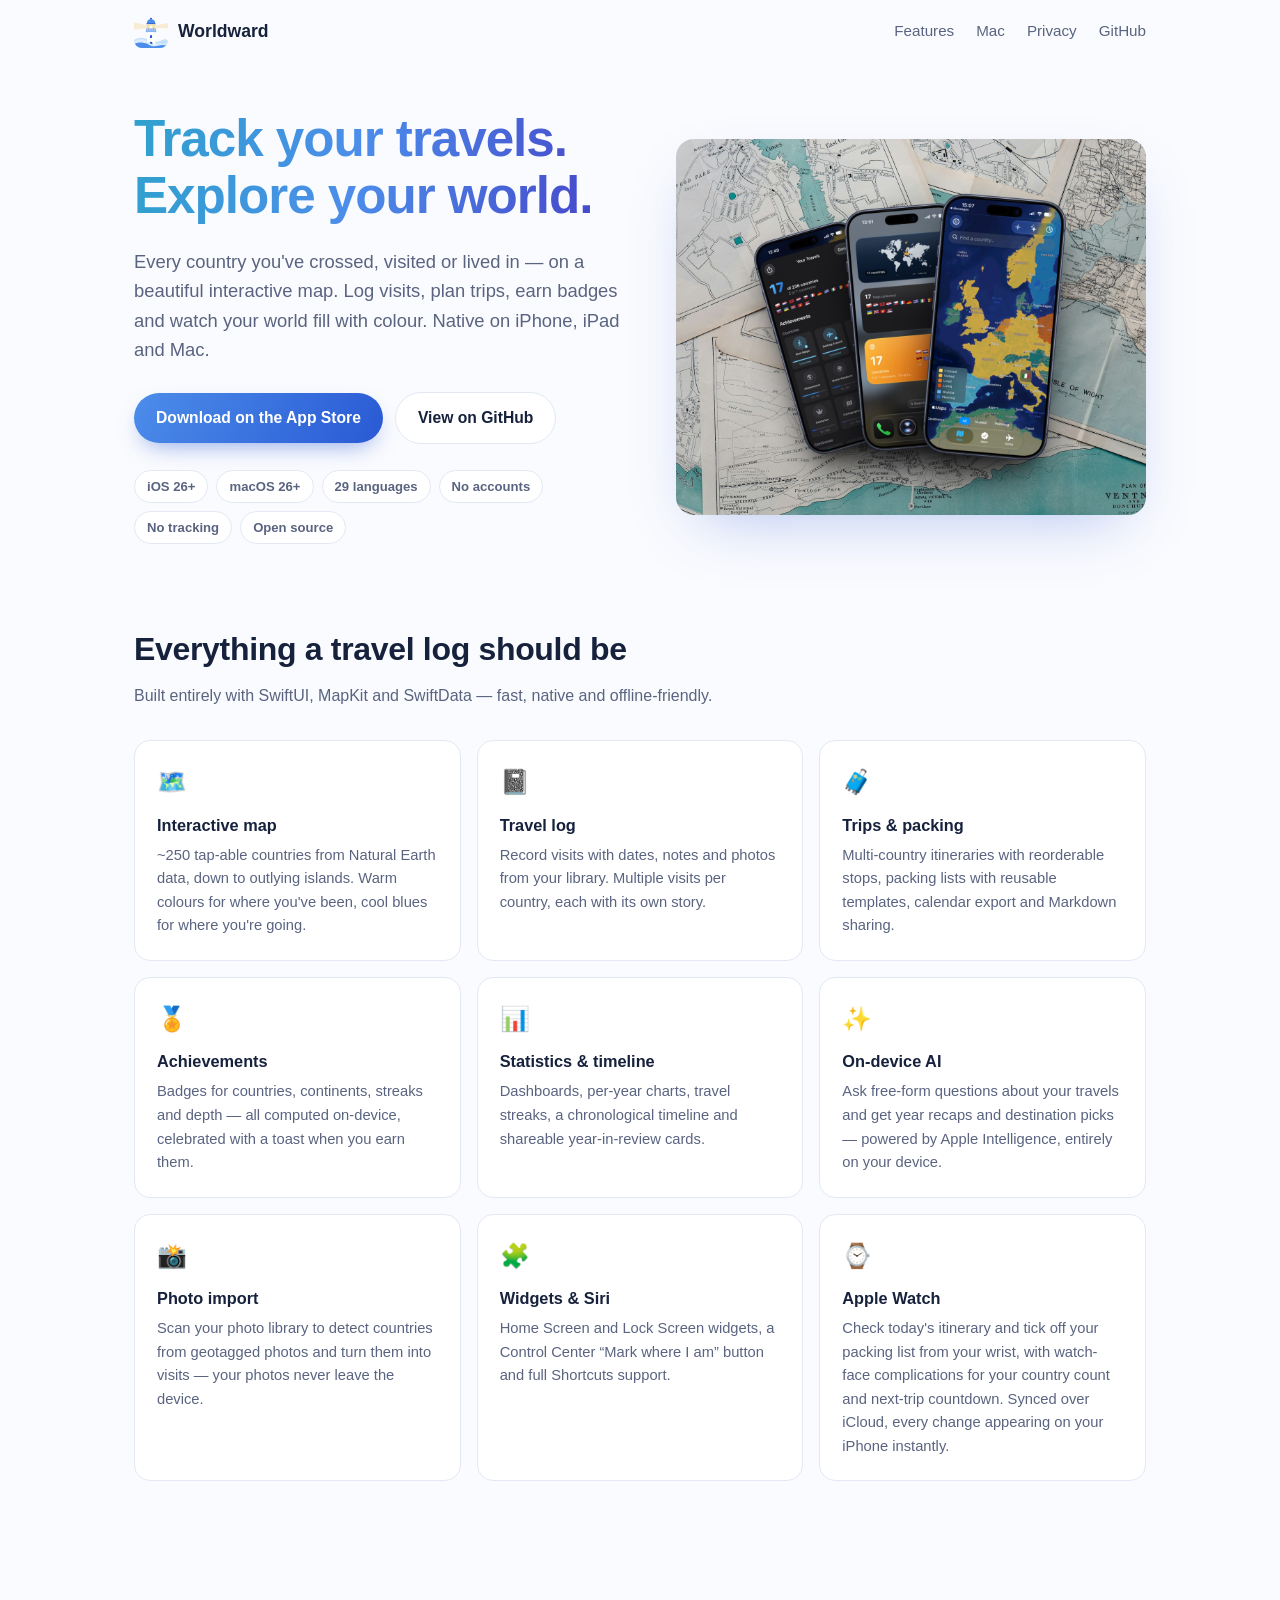
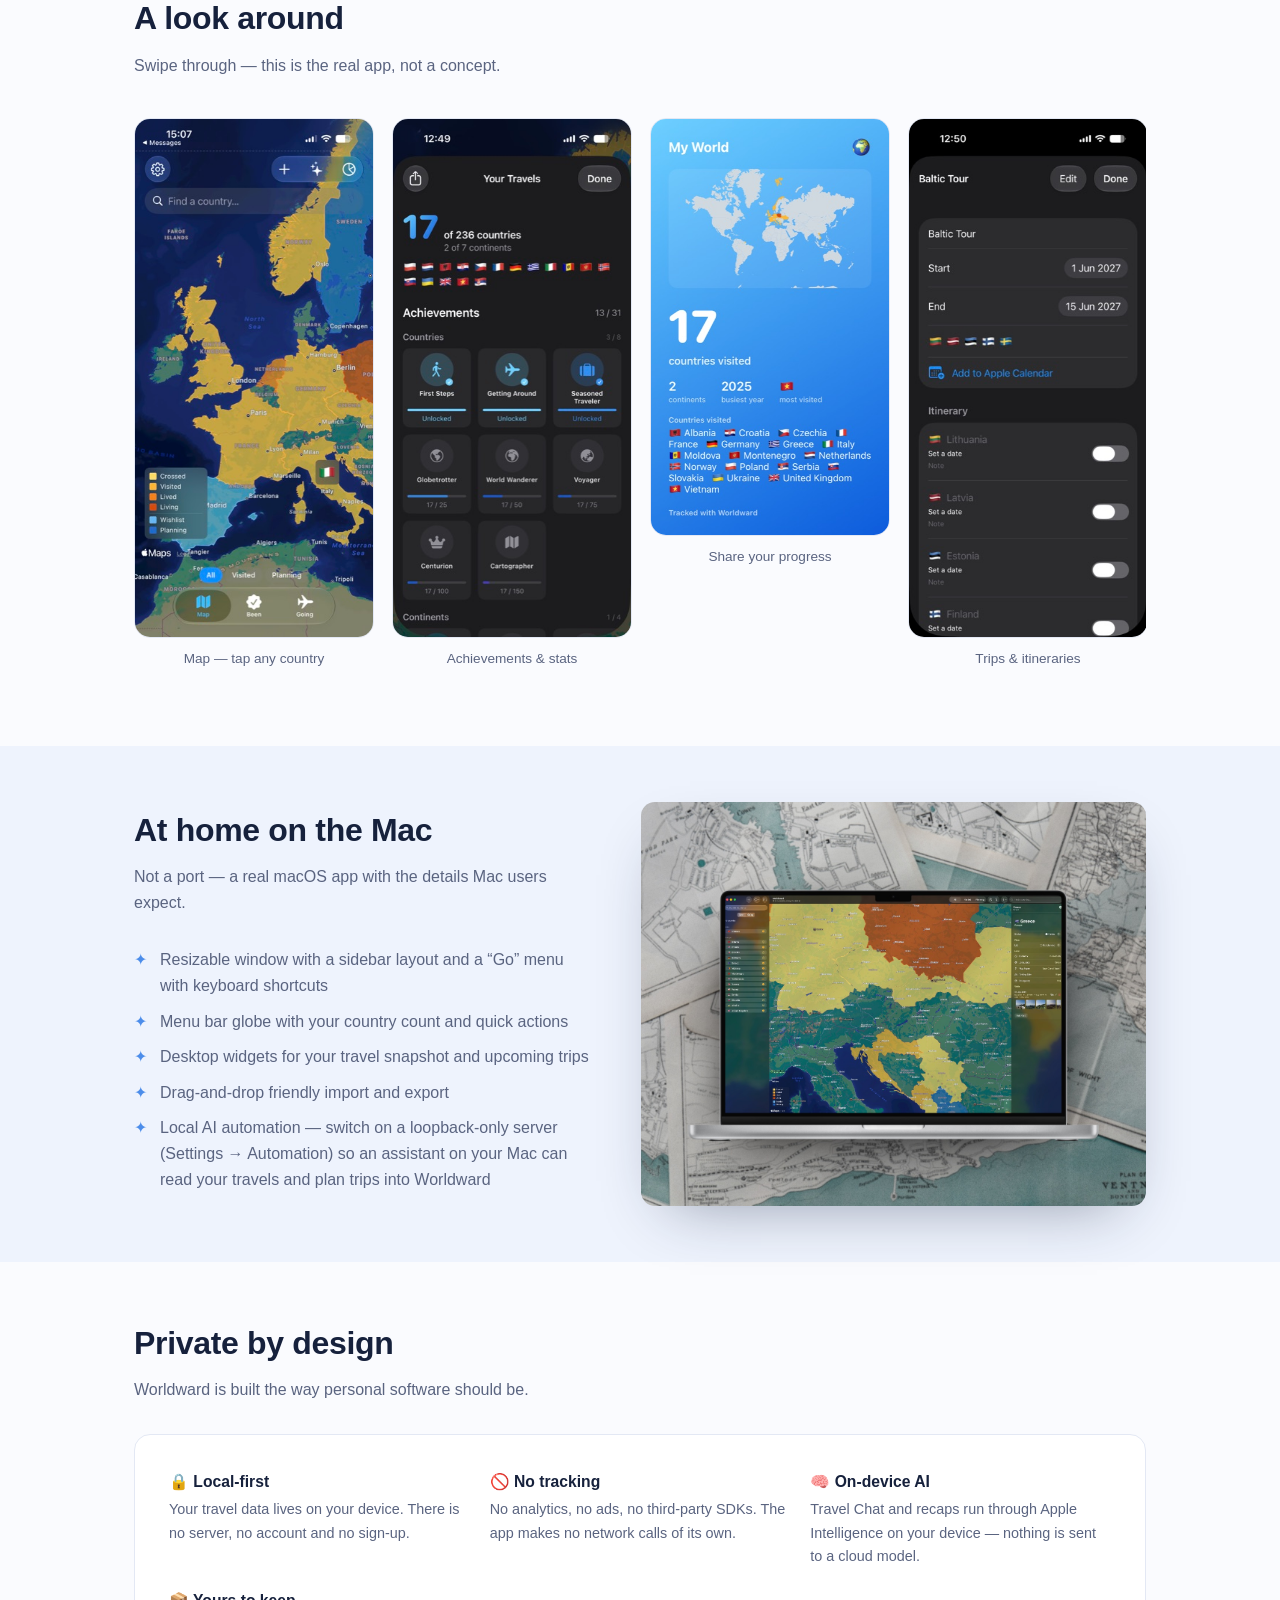
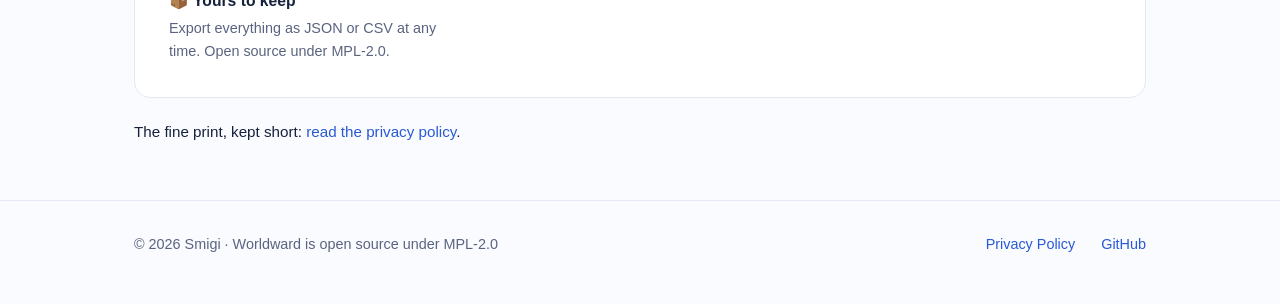
<file: website/index.html>
<!DOCTYPE html>
<html lang="en">
<!--
  This Source Code Form is subject to the terms of the Mozilla Public License,
  v. 2.0. If a copy of the MPL was not distributed with this file, You can
  obtain one at https://mozilla.org/MPL/2.0/.
-->
<head>
  <meta charset="utf-8">
  <meta name="viewport" content="width=device-width, initial-scale=1">
  <title>Worldward — Track your travels. Explore your world.</title>
  <meta name="description" content="Worldward is a native iOS and macOS app that visualises every country you've visited on an interactive world map. Local-first, no tracking, open source.">
  <meta property="og:title" content="Worldward">
  <meta property="og:description" content="Track your travels. Explore your world. A native, privacy-first travel tracker for iPhone, iPad and Mac.">
  <meta property="og:image" content="https://worldward.smigi.net/assets/ios-mockup.jpg">
  <meta property="og:url" content="https://worldward.smigi.net">
  <link rel="icon" href="assets/icon.svg" type="image/svg+xml">
  <link rel="stylesheet" href="style.css">
</head>
<body>

<header>
  <div class="wrap">
    <a class="logo" href="/">
      <img src="assets/icon.svg" alt="" width="34" height="34">
      Worldward
    </a>
    <nav>
      <a href="#features">Features</a>
      <a href="#mac">Mac</a>
      <a href="/privacy/">Privacy</a>
      <a href="https://github.com/lakafior/Worldward">GitHub</a>
    </nav>
  </div>
</header>

<section class="hero">
  <div class="wrap">
    <div>
      <h1>Track your travels.<br>Explore your world.</h1>
      <p class="lead">
        Every country you've crossed, visited or lived in — on a beautiful
        interactive map. Log visits, plan trips, earn badges and watch your
        world fill with colour. Native on iPhone, iPad and Mac.
      </p>
      <div class="cta">
        <a class="button primary" href="https://apps.apple.com/app/id6792382389">Download on the App Store</a>
        <a class="button ghost" href="https://github.com/lakafior/Worldward">View on GitHub</a>
      </div>
      <div class="badges">
        <span class="badge">iOS 26+</span>
        <span class="badge">macOS 26+</span>
        <span class="badge">29 languages</span>
        <span class="badge">No accounts</span>
        <span class="badge">No tracking</span>
        <span class="badge">Open source</span>
      </div>
    </div>
    <img src="assets/ios-mockup.jpg" alt="Worldward on iPhone showing the interactive world map" width="1350" height="1080">
  </div>
</section>

<section id="features">
  <div class="wrap">
    <h2>Everything a travel log should be</h2>
    <p class="sub">Built entirely with SwiftUI, MapKit and SwiftData — fast, native and offline-friendly.</p>
    <div class="grid">
      <div class="card">
        <span class="glyph">🗺️</span>
        <h3>Interactive map</h3>
        <p>~250 tap-able countries from Natural Earth data, down to outlying islands. Warm colours for where you've been, cool blues for where you're going.</p>
      </div>
      <div class="card">
        <span class="glyph">📓</span>
        <h3>Travel log</h3>
        <p>Record visits with dates, notes and photos from your library. Multiple visits per country, each with its own story.</p>
      </div>
      <div class="card">
        <span class="glyph">🧳</span>
        <h3>Trips &amp; packing</h3>
        <p>Multi-country itineraries with reorderable stops, packing lists with reusable templates, calendar export and Markdown sharing.</p>
      </div>
      <div class="card">
        <span class="glyph">🏅</span>
        <h3>Achievements</h3>
        <p>Badges for countries, continents, streaks and depth — all computed on-device, celebrated with a toast when you earn them.</p>
      </div>
      <div class="card">
        <span class="glyph">📊</span>
        <h3>Statistics &amp; timeline</h3>
        <p>Dashboards, per-year charts, travel streaks, a chronological timeline and shareable year-in-review cards.</p>
      </div>
      <div class="card">
        <span class="glyph">✨</span>
        <h3>On-device AI</h3>
        <p>Ask free-form questions about your travels and get year recaps and destination picks — powered by Apple Intelligence, entirely on your device.</p>
      </div>
      <div class="card">
        <span class="glyph">📸</span>
        <h3>Photo import</h3>
        <p>Scan your photo library to detect countries from geotagged photos and turn them into visits — your photos never leave the device.</p>
      </div>
      <div class="card">
        <span class="glyph">🧩</span>
        <h3>Widgets &amp; Siri</h3>
        <p>Home Screen and Lock Screen widgets, a Control Center “Mark where I am” button and full Shortcuts support.</p>
      </div>
      <div class="card">
        <span class="glyph">⌚️</span>
        <h3>Apple Watch</h3>
        <p>Check today's itinerary and tick off your packing list from your wrist, with watch-face complications for your country count and next-trip countdown. Synced over iCloud, every change appearing on your iPhone instantly.</p>
      </div>
    </div>
  </div>
</section>

<section>
  <div class="wrap">
    <h2>A look around</h2>
    <p class="sub">Swipe through — this is the real app, not a concept.</p>
    <div class="shots">
      <figure>
        <img src="assets/shot-1.jpg" alt="Interactive world map with visited countries highlighted" loading="lazy" width="720" height="1565">
        <figcaption>Map — tap any country</figcaption>
      </figure>
      <figure>
        <img src="assets/shot-4.jpg" alt="Achievements grid with earned badges" loading="lazy" width="720" height="1565">
        <figcaption>Achievements &amp; stats</figcaption>
      </figure>
      <figure>
        <img src="assets/shot-5.jpg" alt="Customisable share card with travel statistics" loading="lazy" width="720" height="1565">
        <figcaption>Share your progress</figcaption>
      </figure>
      <figure>
        <img src="assets/shot-7.jpg" alt="Trip details with itinerary and packing list" loading="lazy" width="720" height="1565">
        <figcaption>Trips &amp; itineraries</figcaption>
      </figure>
      <figure>
        <img src="assets/shot-8.jpg" alt="Going tab with wishlist and suggestions" loading="lazy" width="720" height="1565">
        <figcaption>Wishlist &amp; plans</figcaption>
      </figure>
      <figure>
        <img src="assets/shot-9.jpg" alt="Home Screen widgets showing travel stats and tinted map" loading="lazy" width="720" height="1565">
        <figcaption>Widgets &amp; controls</figcaption>
      </figure>
    </div>
  </div>
</section>

<section class="mac" id="mac">
  <div class="wrap">
    <div>
      <h2>At home on the Mac</h2>
      <p class="sub">Not a port — a real macOS app with the details Mac users expect.</p>
      <ul>
        <li>Resizable window with a sidebar layout and a “Go” menu with keyboard shortcuts</li>
        <li>Menu bar globe with your country count and quick actions</li>
        <li>Desktop widgets for your travel snapshot and upcoming trips</li>
        <li>Drag-and-drop friendly import and export</li>
        <li>Local AI automation — switch on a loopback-only server (Settings → Automation) so an assistant on your Mac can read your travels and plan trips into Worldward</li>
      </ul>
    </div>
    <img src="assets/macos-mockup.jpg" alt="Worldward running on macOS" loading="lazy" width="1350" height="1080">
  </div>
</section>

<section class="privacy-band" id="privacy">
  <div class="wrap">
    <h2>Private by design</h2>
    <p class="sub">Worldward is built the way personal software should be.</p>
    <div class="card">
      <div class="point">
        <h3>🔒 Local-first</h3>
        <p>Your travel data lives on your device. There is no server, no account and no sign-up.</p>
      </div>
      <div class="point">
        <h3>🚫 No tracking</h3>
        <p>No analytics, no ads, no third-party SDKs. The app makes no network calls of its own.</p>
      </div>
      <div class="point">
        <h3>🧠 On-device AI</h3>
        <p>Travel Chat and recaps run through Apple Intelligence on your device — nothing is sent to a cloud model.</p>
      </div>
      <div class="point">
        <h3>📦 Yours to keep</h3>
        <p>Export everything as JSON or CSV at any time. Open source under MPL-2.0.</p>
      </div>
    </div>
    <p class="more">The fine print, kept short: <a href="/privacy/">read the privacy policy</a>.</p>
  </div>
</section>

<footer>
  <div class="wrap">
    <span class="copyright">© 2026 Smigi · Worldward is open source under MPL-2.0</span>
    <a href="/privacy/">Privacy Policy</a>
    <a href="https://github.com/lakafior/Worldward">GitHub</a>
  </div>
</footer>

<!-- smigi.net window chrome: traffic lights + minimize-to-dock.
     Loads from localhost during development, smigi.net in production. -->
<script>
  (function () {
    var local = location.hostname === "localhost" || location.hostname === "127.0.0.1";
    var s = document.createElement("script");
    s.src = (local ? "" : "https://smigi.net") + "/os/chrome.js";
    s.dataset.app = "worldward";
    s.dataset.title = "WorldWard";
    document.head.appendChild(s);
  })();
</script>

</body>
</html>
</file>
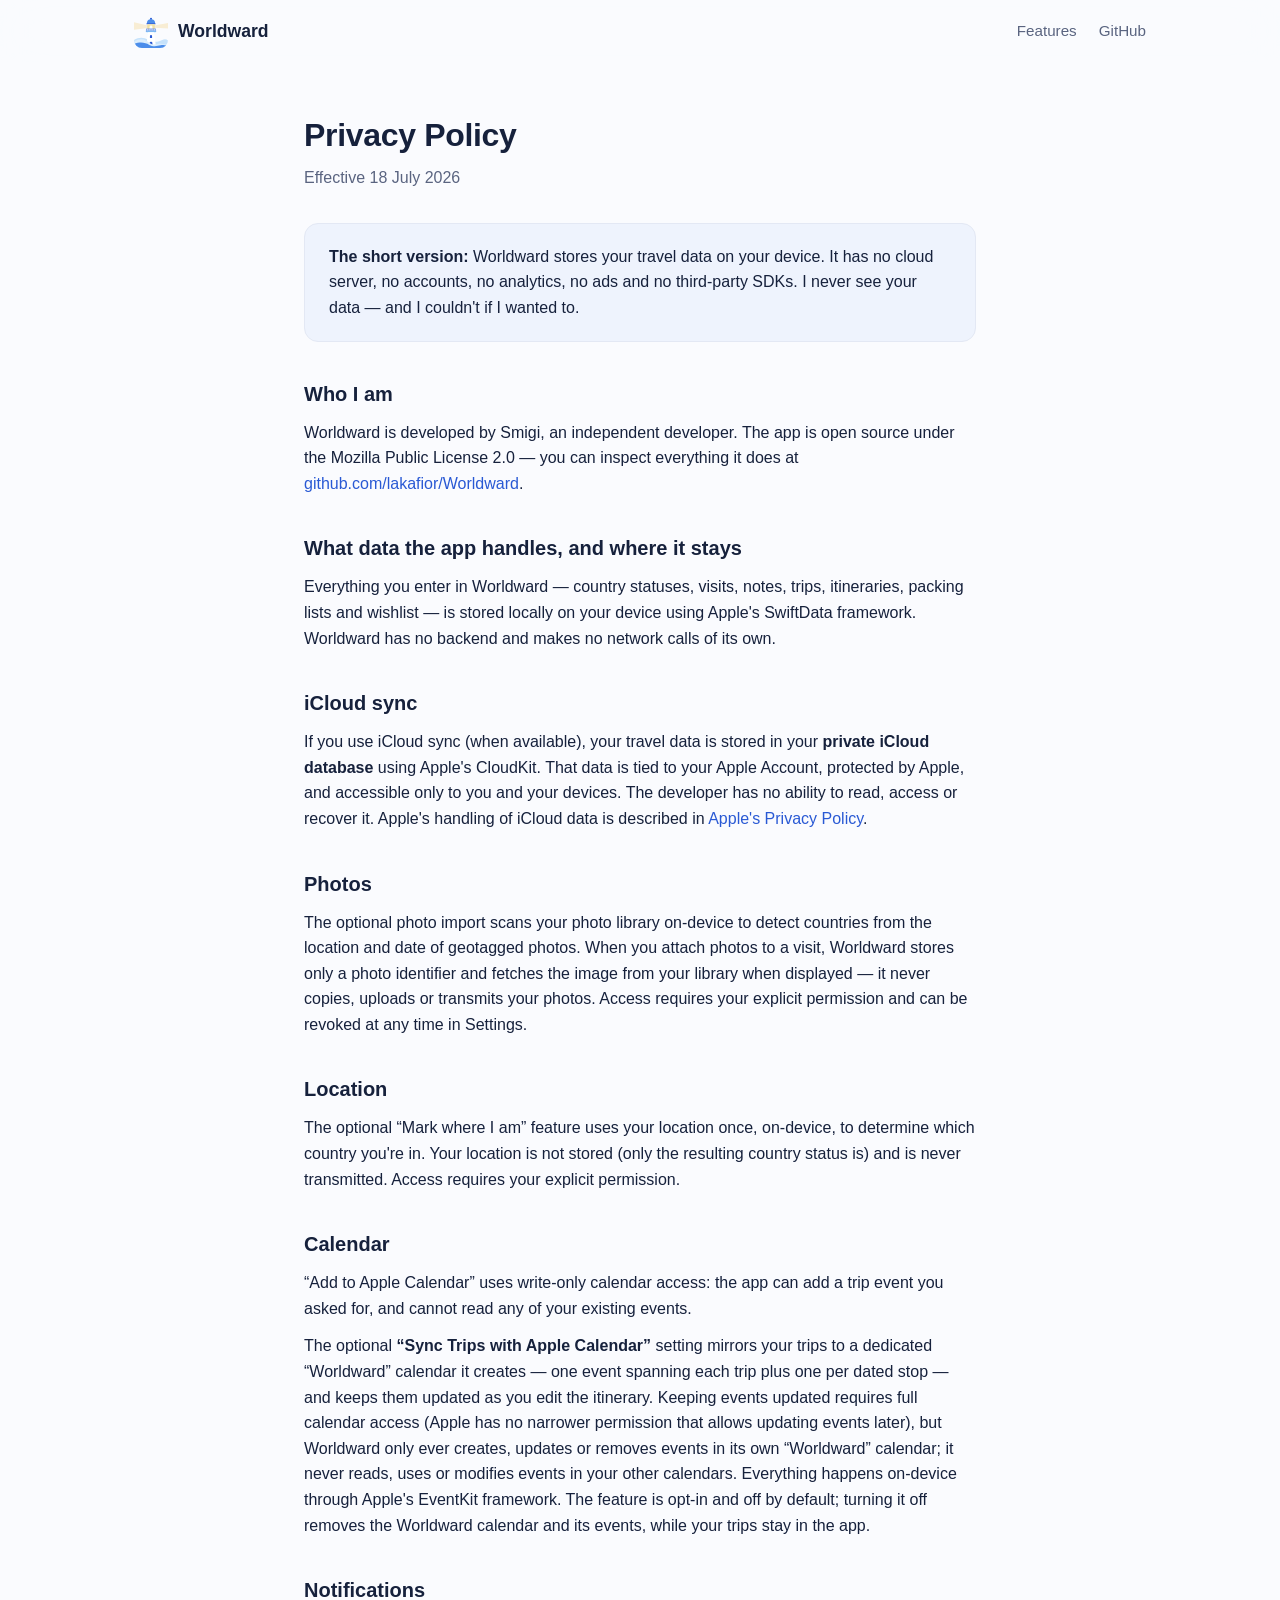
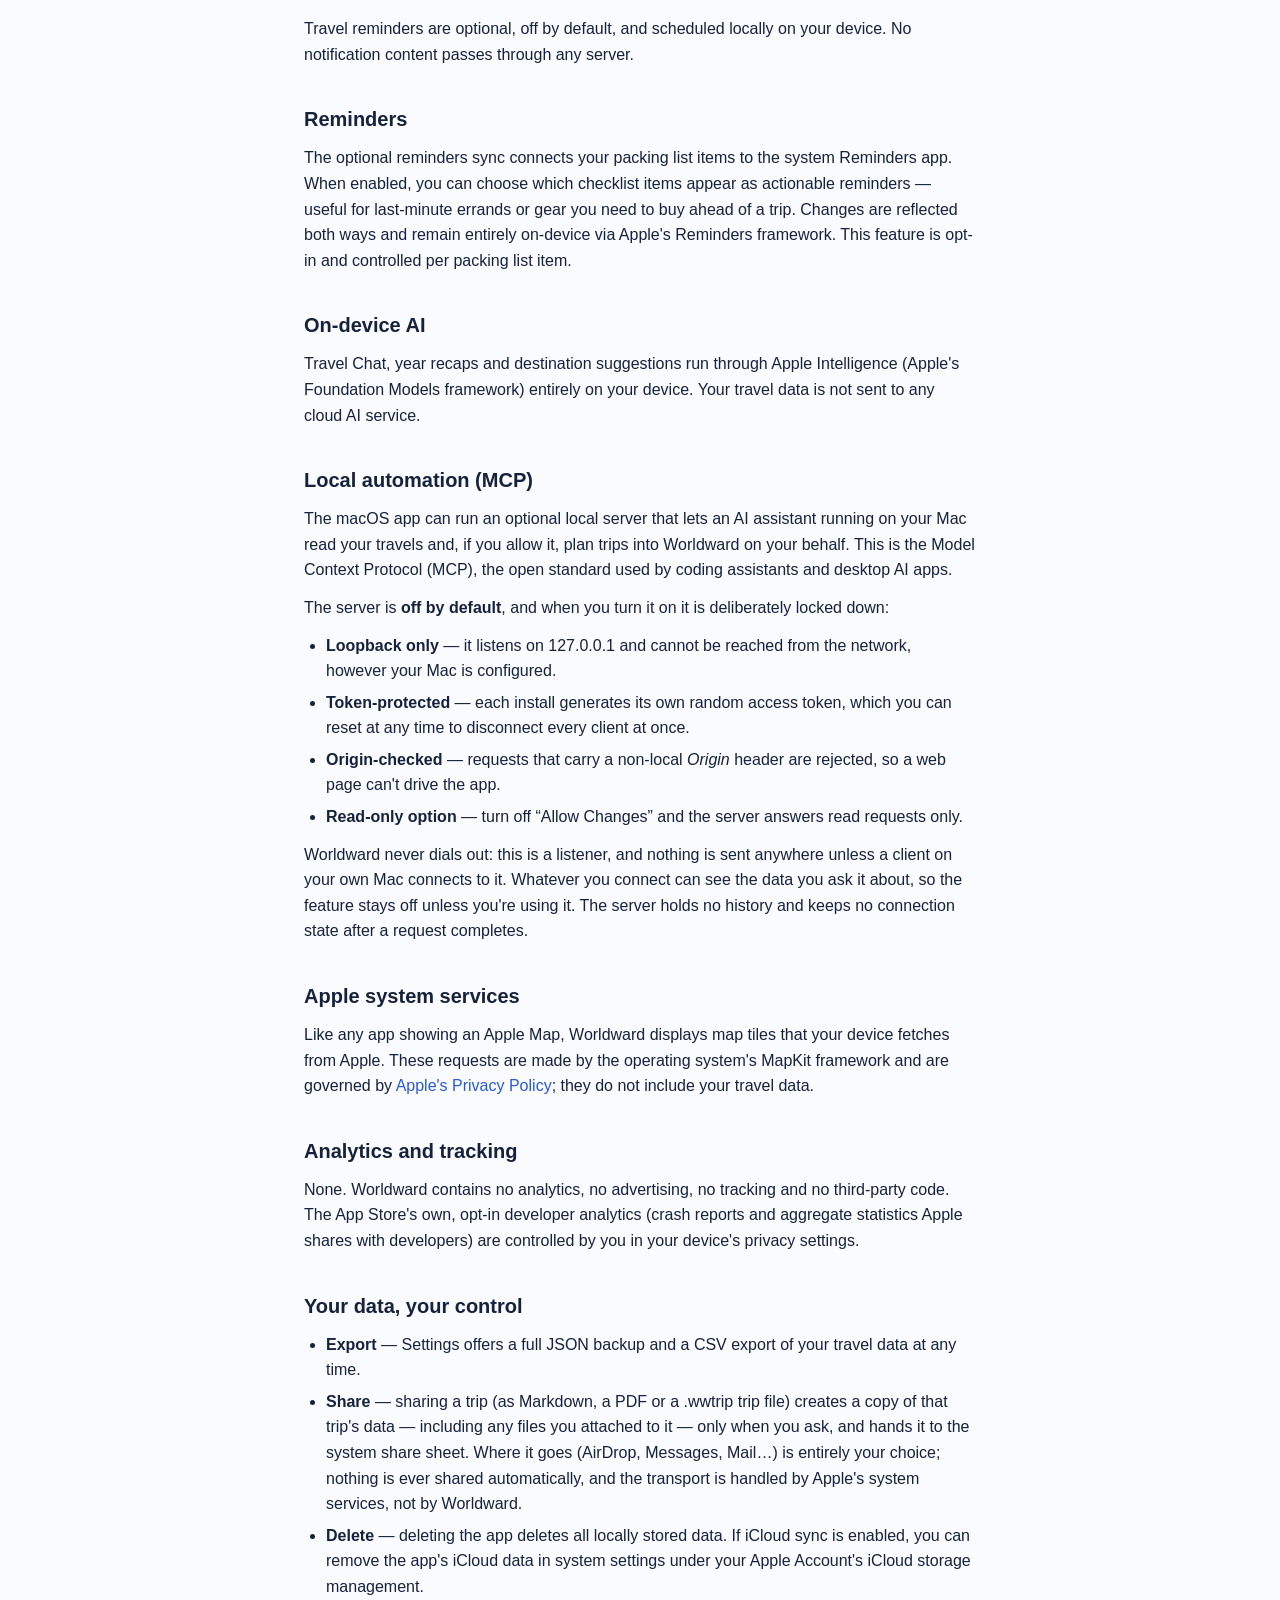
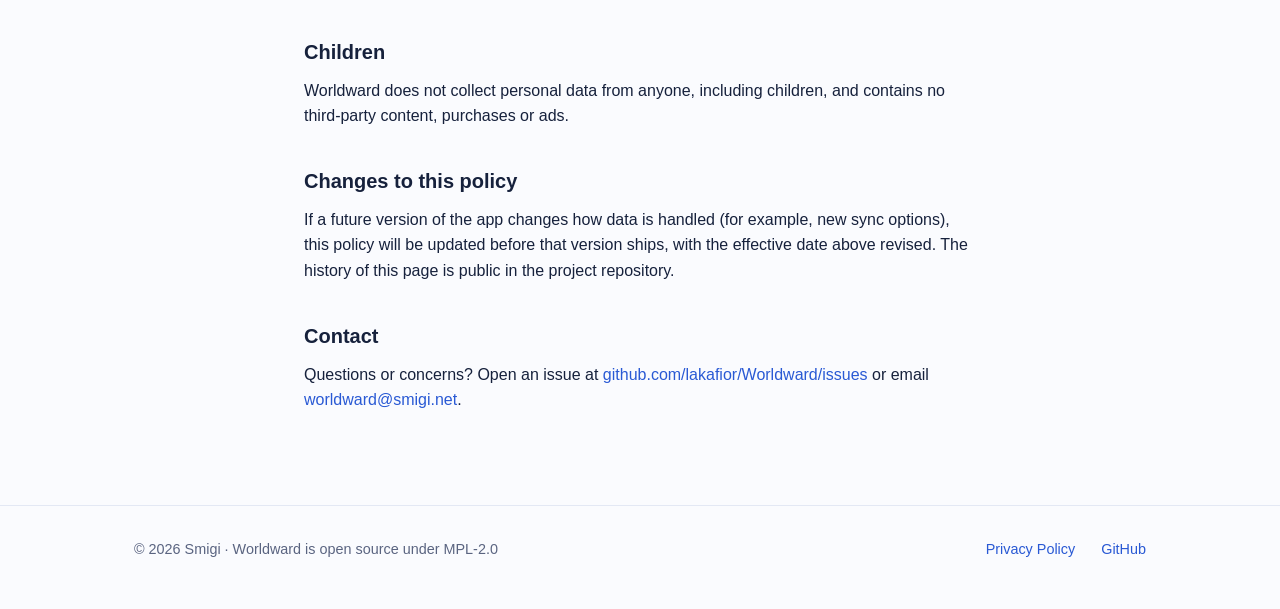
<file: website/privacy/index.html>
<!DOCTYPE html>
<html lang="en">
<!--
  This Source Code Form is subject to the terms of the Mozilla Public License,
  v. 2.0. If a copy of the MPL was not distributed with this file, You can
  obtain one at https://mozilla.org/MPL/2.0/.
-->
<head>
  <meta charset="utf-8">
  <meta name="viewport" content="width=device-width, initial-scale=1">
  <title>Privacy Policy — Worldward</title>
  <meta name="description" content="Worldward's privacy policy: your travel data stays on your device. No accounts, no tracking, no analytics.">
  <link rel="icon" href="../assets/icon.svg" type="image/svg+xml">
  <link rel="stylesheet" href="../style.css">
</head>
<body>

<header>
  <div class="wrap">
    <a class="logo" href="/">
      <img src="../assets/icon.svg" alt="" width="34" height="34">
      Worldward
    </a>
    <nav>
      <a href="/#features">Features</a>
      <a href="https://github.com/lakafior/Worldward">GitHub</a>
    </nav>
  </div>
</header>

<main class="policy">
  <h1>Privacy Policy</h1>
  <p class="date">Effective 18 July 2026</p>

  <div class="tldr">
    <p><strong>The short version:</strong> Worldward stores your travel data on
    your device. It has no cloud server, no accounts, no analytics, no ads and no
    third-party SDKs. I never see your data — and I couldn't if I wanted to.</p>
  </div>

  <h2>Who I am</h2>
  <p>Worldward is developed by Smigi, an independent developer. The app is open
  source under the Mozilla Public License 2.0 — you can inspect everything it
  does at
  <a href="https://github.com/lakafior/Worldward">github.com/lakafior/Worldward</a>.</p>

  <h2>What data the app handles, and where it stays</h2>
  <p>Everything you enter in Worldward — country statuses, visits, notes, trips,
  itineraries, packing lists and wishlist — is stored locally on your device
  using Apple's SwiftData framework. Worldward has no backend and makes no
  network calls of its own.</p>

  <h2>iCloud sync</h2>
  <p>If you use iCloud sync (when available), your travel data is stored in your
  <strong>private iCloud database</strong> using Apple's CloudKit. That data is
  tied to your Apple Account, protected by Apple, and accessible only to you and
  your devices. The developer has no ability to read, access or recover it.
  Apple's handling of iCloud data is described in
  <a href="https://www.apple.com/legal/privacy/">Apple's Privacy Policy</a>.</p>

  <h2>Photos</h2>
  <p>The optional photo import scans your photo library on-device to detect
  countries from the location and date of geotagged photos. When you attach
  photos to a visit, Worldward stores only a photo identifier and fetches the
  image from your library when displayed — it never copies, uploads or transmits
  your photos. Access requires your explicit permission and can be revoked at any
  time in Settings.</p>

  <h2>Location</h2>
  <p>The optional “Mark where I am” feature uses your location once, on-device,
  to determine which country you're in. Your location is not stored (only the
  resulting country status is) and is never transmitted. Access requires your
  explicit permission.</p>

  <h2>Calendar</h2>
  <p>“Add to Apple Calendar” uses write-only calendar access: the app can add a
  trip event you asked for, and cannot read any of your existing events.</p>
  <p>The optional <strong>“Sync Trips with Apple Calendar”</strong> setting
  mirrors your trips to a dedicated “Worldward” calendar it creates — one event
  spanning each trip plus one per dated stop — and keeps them updated as you
  edit the itinerary. Keeping events updated requires full calendar access
  (Apple has no narrower permission that allows updating events later), but
  Worldward only ever creates, updates or removes events in its own “Worldward”
  calendar; it never reads, uses or modifies events in your other calendars.
  Everything happens on-device through Apple's EventKit framework. The feature
  is opt-in and off by default; turning it off removes the Worldward calendar
  and its events, while your trips stay in the app.</p>

  <h2>Notifications</h2>
  <p>Travel reminders are optional, off by default, and scheduled locally on
  your device. No notification content passes through any server.</p>

  <h2>Reminders</h2>
  <p>The optional reminders sync connects your packing list items to the
  system Reminders app. When enabled, you can choose which checklist items
  appear as actionable reminders — useful for last-minute errands or gear
  you need to buy ahead of a trip. Changes are reflected both ways and
  remain entirely on-device via Apple's Reminders framework. This feature
  is opt-in and controlled per packing list item.</p>

  <h2>On-device AI</h2>
  <p>Travel Chat, year recaps and destination suggestions run through Apple
  Intelligence (Apple's Foundation Models framework) entirely on your device.
  Your travel data is not sent to any cloud AI service.</p>

  <h2>Local automation (MCP)</h2>
  <p>The macOS app can run an optional local server that lets an AI assistant
  running on your Mac read your travels and, if you allow it, plan trips into
  Worldward on your behalf. This is the Model Context Protocol (MCP), the open
  standard used by coding assistants and desktop AI apps.</p>
  <p>The server is <strong>off by default</strong>, and when you turn it on it is
  deliberately locked down:</p>
  <ul>
    <li><strong>Loopback only</strong> — it listens on 127.0.0.1 and cannot be
    reached from the network, however your Mac is configured.</li>
    <li><strong>Token-protected</strong> — each install generates its own random
    access token, which you can reset at any time to disconnect every client at
    once.</li>
    <li><strong>Origin-checked</strong> — requests that carry a non-local
    <em>Origin</em> header are rejected, so a web page can't drive the app.</li>
    <li><strong>Read-only option</strong> — turn off “Allow Changes” and the
    server answers read requests only.</li>
  </ul>
  <p>Worldward never dials out: this is a listener, and nothing is sent anywhere
  unless a client on your own Mac connects to it. Whatever you connect can see
  the data you ask it about, so the feature stays off unless you're using it.
  The server holds no history and keeps no connection state after a request
  completes.</p>

  <h2>Apple system services</h2>
  <p>Like any app showing an Apple Map, Worldward displays map tiles that your
  device fetches from Apple. These requests are made by the operating system's
  MapKit framework and are governed by
  <a href="https://www.apple.com/legal/privacy/">Apple's Privacy Policy</a>;
  they do not include your travel data.</p>

  <h2>Analytics and tracking</h2>
  <p>None. Worldward contains no analytics, no advertising, no tracking and no
  third-party code. The App Store's own, opt-in developer analytics (crash
  reports and aggregate statistics Apple shares with developers) are controlled
  by you in your device's privacy settings.</p>

  <h2>Your data, your control</h2>
  <ul>
    <li><strong>Export</strong> — Settings offers a full JSON backup and a CSV
    export of your travel data at any time.</li>
    <li><strong>Share</strong> — sharing a trip (as Markdown, a PDF or a
    .wwtrip trip file) creates a copy of that trip's data — including any
    files you attached to it — only when you ask, and hands it to the system
    share sheet. Where it goes (AirDrop, Messages, Mail…) is entirely your
    choice; nothing is ever shared automatically, and the transport is
    handled by Apple's system services, not by Worldward.</li>
    <li><strong>Delete</strong> — deleting the app deletes all locally stored
    data. If iCloud sync is enabled, you can remove the app's iCloud data in
    system settings under your Apple Account's iCloud storage management.</li>
  </ul>

  <h2>Children</h2>
  <p>Worldward does not collect personal data from anyone, including children,
  and contains no third-party content, purchases or ads.</p>

  <h2>Changes to this policy</h2>
  <p>If a future version of the app changes how data is handled (for example,
  new sync options), this policy will be updated before that version ships, with
  the effective date above revised. The history of this page is public in the
  project repository.</p>

  <h2>Contact</h2>
  <p>Questions or concerns? Open an issue at
  <a href="https://github.com/lakafior/Worldward/issues">github.com/lakafior/Worldward/issues</a>
  or email <a href="mailto:worldward@smigi.net">worldward@smigi.net</a>.</p>
</main>

<footer>
  <div class="wrap">
    <span class="copyright">© 2026 Smigi · Worldward is open source under MPL-2.0</span>
    <a href="/privacy/">Privacy Policy</a>
    <a href="https://github.com/lakafior/Worldward">GitHub</a>
  </div>
</footer>

<!-- smigi.net window chrome: traffic lights + minimize-to-dock.
     Loads from localhost during development, smigi.net in production. -->
<script>
  (function () {
    var local = location.hostname === "localhost" || location.hostname === "127.0.0.1";
    var s = document.createElement("script");
    s.src = (local ? "" : "https://smigi.net") + "/os/chrome.js";
    s.dataset.app = "worldward";
    s.dataset.title = "WorldWard — Privacy Policy";
    document.head.appendChild(s);
  })();
</script>

</body>
</html>
</file>
<file: website/style.css>
/* This Source Code Form is subject to the terms of the Mozilla Public License,
 * v. 2.0. If a copy of the MPL was not distributed with this file, You can
 * obtain one at https://mozilla.org/MPL/2.0/. */

/* Worldward website — shared styles. No frameworks, no JS. */

:root {
  --sky: #85cefa;
  --azure: #4c8dea;
  --royal: #2959d4;
  --indigo: #453fc6;
  --teal: #2fa1cd;
  --sun: #ffde66;

  --bg: #fafbfe;
  --fg: #16213c;
  --muted: #5a6480;
  --card: #ffffff;
  --line: #e3e8f4;
  --tint: #eef3fd;

  color-scheme: light dark;
}

@media (prefers-color-scheme: dark) {
  :root {
    --bg: #0c1120;
    --fg: #e8ecf8;
    --muted: #9aa5c4;
    --card: #141b30;
    --line: #232c4a;
    --tint: #141d38;
  }
}

* { margin: 0; padding: 0; box-sizing: border-box; }

html { scroll-behavior: smooth; }

body {
  font-family: -apple-system, BlinkMacSystemFont, "SF Pro Text", "Segoe UI",
    Roboto, Helvetica, Arial, sans-serif;
  background: var(--bg);
  color: var(--fg);
  line-height: 1.6;
  -webkit-font-smoothing: antialiased;
}

.wrap { max-width: 1060px; margin: 0 auto; padding: 0 24px; }

a { color: var(--royal); text-decoration: none; }
a:hover { text-decoration: underline; }
@media (prefers-color-scheme: dark) {
  a { color: var(--sky); }
}

/* ---------- Header ---------- */

header {
  padding: 14px 0;
  position: sticky;
  top: var(--mw-bar-h, 0px); /* clears the smigi.net titlebar when present */
  z-index: 50;
  background: color-mix(in srgb, var(--bg) 75%, transparent);
  backdrop-filter: blur(20px) saturate(1.6);
  -webkit-backdrop-filter: blur(20px) saturate(1.6);
}

/* In windowed mode the page scrolls inside the frame, so stick to its top */
html.mw-windowed header { top: 0; }

header .wrap {
  display: flex;
  align-items: center;
  gap: 12px;
}

.logo {
  display: flex;
  align-items: center;
  gap: 10px;
  font-weight: 700;
  font-size: 1.1rem;
  color: var(--fg);
}
.logo:hover { text-decoration: none; }
.logo img { width: 34px; height: 34px; border-radius: 8px; }

nav {
  margin-left: auto;
  display: flex;
  gap: 22px;
  font-size: 0.95rem;
}
nav a { color: var(--muted); }
nav a:hover { color: var(--fg); text-decoration: none; }

/* ---------- Hero ---------- */

.hero {
  padding: 48px 0 24px;
}

.hero .wrap {
  display: grid;
  grid-template-columns: 1.05fr 1fr;
  gap: 48px;
  align-items: center;
}

.hero h1 {
  font-size: clamp(2.1rem, 5vw, 3.2rem);
  line-height: 1.12;
  letter-spacing: -0.02em;
  background: linear-gradient(100deg, var(--teal), var(--azure) 45%, var(--indigo));
  -webkit-background-clip: text;
  background-clip: text;
  color: transparent;
  padding-bottom: 4px;
}

.hero p.lead {
  margin-top: 18px;
  font-size: 1.15rem;
  color: var(--muted);
  max-width: 34em;
}

.hero img {
  width: 100%;
  height: auto;
  border-radius: 18px;
  box-shadow: 0 24px 60px -24px rgba(41, 89, 212, 0.35);
}

.cta {
  margin-top: 28px;
  display: flex;
  flex-wrap: wrap;
  gap: 12px;
  align-items: center;
}

.button {
  display: inline-flex;
  align-items: center;
  gap: 8px;
  padding: 12px 22px;
  border-radius: 999px;
  font-weight: 600;
  font-size: 0.98rem;
}
.button:hover { text-decoration: none; }

.button.primary {
  background: linear-gradient(120deg, var(--azure), var(--royal));
  color: #fff;
  box-shadow: 0 10px 24px -10px rgba(41, 89, 212, 0.6);
}
.button.primary:hover { filter: brightness(1.07); }

.button.ghost {
  border: 1px solid var(--line);
  color: var(--fg);
  background: var(--card);
}
.button.ghost:hover { border-color: var(--azure); }

.hint { font-size: 0.85rem; color: var(--muted); width: 100%; }

.badges {
  margin-top: 26px;
  display: flex;
  flex-wrap: wrap;
  gap: 8px;
}

.badge {
  font-size: 0.82rem;
  font-weight: 600;
  color: var(--muted);
  border: 1px solid var(--line);
  background: var(--card);
  border-radius: 999px;
  padding: 5px 12px;
}

/* ---------- Sections ---------- */

section { padding: 56px 0; }

section h2 {
  font-size: clamp(1.5rem, 3vw, 2rem);
  letter-spacing: -0.01em;
  margin-bottom: 8px;
}

section p.sub {
  color: var(--muted);
  max-width: 44em;
  margin-bottom: 32px;
}

/* Feature grid */

.grid {
  display: grid;
  grid-template-columns: repeat(auto-fit, minmax(250px, 1fr));
  gap: 16px;
}

.card {
  background: var(--card);
  border: 1px solid var(--line);
  border-radius: 16px;
  padding: 22px;
}

.card .glyph {
  font-size: 1.5rem;
  display: inline-block;
  margin-bottom: 10px;
}

.card h3 { font-size: 1.02rem; margin-bottom: 6px; }
.card p { font-size: 0.92rem; color: var(--muted); }

/* Screenshot strip */

.shots {
  display: flex;
  gap: 18px;
  overflow-x: auto;
  padding: 8px 4px 20px;
  scroll-snap-type: x mandatory;
  -webkit-overflow-scrolling: touch;
}

.shots figure {
  flex: 0 0 auto;
  width: 240px;
  scroll-snap-align: start;
}

.shots img {
  width: 100%;
  height: auto;
  border-radius: 16px;
  border: 1px solid var(--line);
  display: block;
}

.shots figcaption {
  margin-top: 10px;
  font-size: 0.85rem;
  color: var(--muted);
  text-align: center;
}

/* macOS band */

.mac { background: var(--tint); }

.mac .wrap {
  display: grid;
  grid-template-columns: 1fr 1.1fr;
  gap: 48px;
  align-items: center;
}

.mac img {
  width: 100%;
  height: auto;
  border-radius: 14px;
  box-shadow: 0 24px 60px -28px rgba(22, 33, 60, 0.45);
}

.mac ul { list-style: none; margin-top: 16px; }
.mac li {
  padding-left: 26px;
  position: relative;
  margin-bottom: 10px;
  color: var(--muted);
}
.mac li::before { content: "✦"; position: absolute; left: 0; color: var(--azure); }

/* Privacy band */

.privacy-band .card {
  padding: 34px;
  display: grid;
  grid-template-columns: repeat(auto-fit, minmax(230px, 1fr));
  gap: 20px;
}

.privacy-band .point h3 { font-size: 0.98rem; margin-bottom: 4px; }
.privacy-band .point p { font-size: 0.9rem; color: var(--muted); }
.privacy-band .more { margin-top: 22px; font-size: 0.95rem; }

/* ---------- Footer ---------- */

footer {
  border-top: 1px solid var(--line);
  padding: 32px 0 48px;
  font-size: 0.9rem;
  color: var(--muted);
}

footer .wrap {
  display: flex;
  flex-wrap: wrap;
  gap: 10px 26px;
  align-items: center;
}

footer .copyright { margin-right: auto; }

/* ---------- Privacy policy page ---------- */

.policy {
  max-width: 720px;
  margin: 0 auto;
  padding: 24px 24px 80px;
}

.policy h1 { font-size: 2rem; letter-spacing: -0.01em; margin: 24px 0 4px; }
.policy .date { color: var(--muted); margin-bottom: 32px; }
.policy h2 { font-size: 1.25rem; margin: 36px 0 10px; }
.policy p, .policy li { color: var(--fg); margin-bottom: 12px; }
.policy ul { padding-left: 22px; margin-bottom: 12px; }
.policy li { margin-bottom: 6px; }
.policy .tldr {
  background: var(--tint);
  border: 1px solid var(--line);
  border-radius: 14px;
  padding: 20px 24px;
  margin-bottom: 8px;
}
.policy .tldr p { margin: 0; }

/* ---------- Small screens ---------- */

@media (max-width: 760px) {
  .hero .wrap, .mac .wrap { grid-template-columns: 1fr; }
  .hero { padding-top: 24px; }
  .mac .wrap img { order: 2; }
  nav { gap: 14px; }
}
</file>
